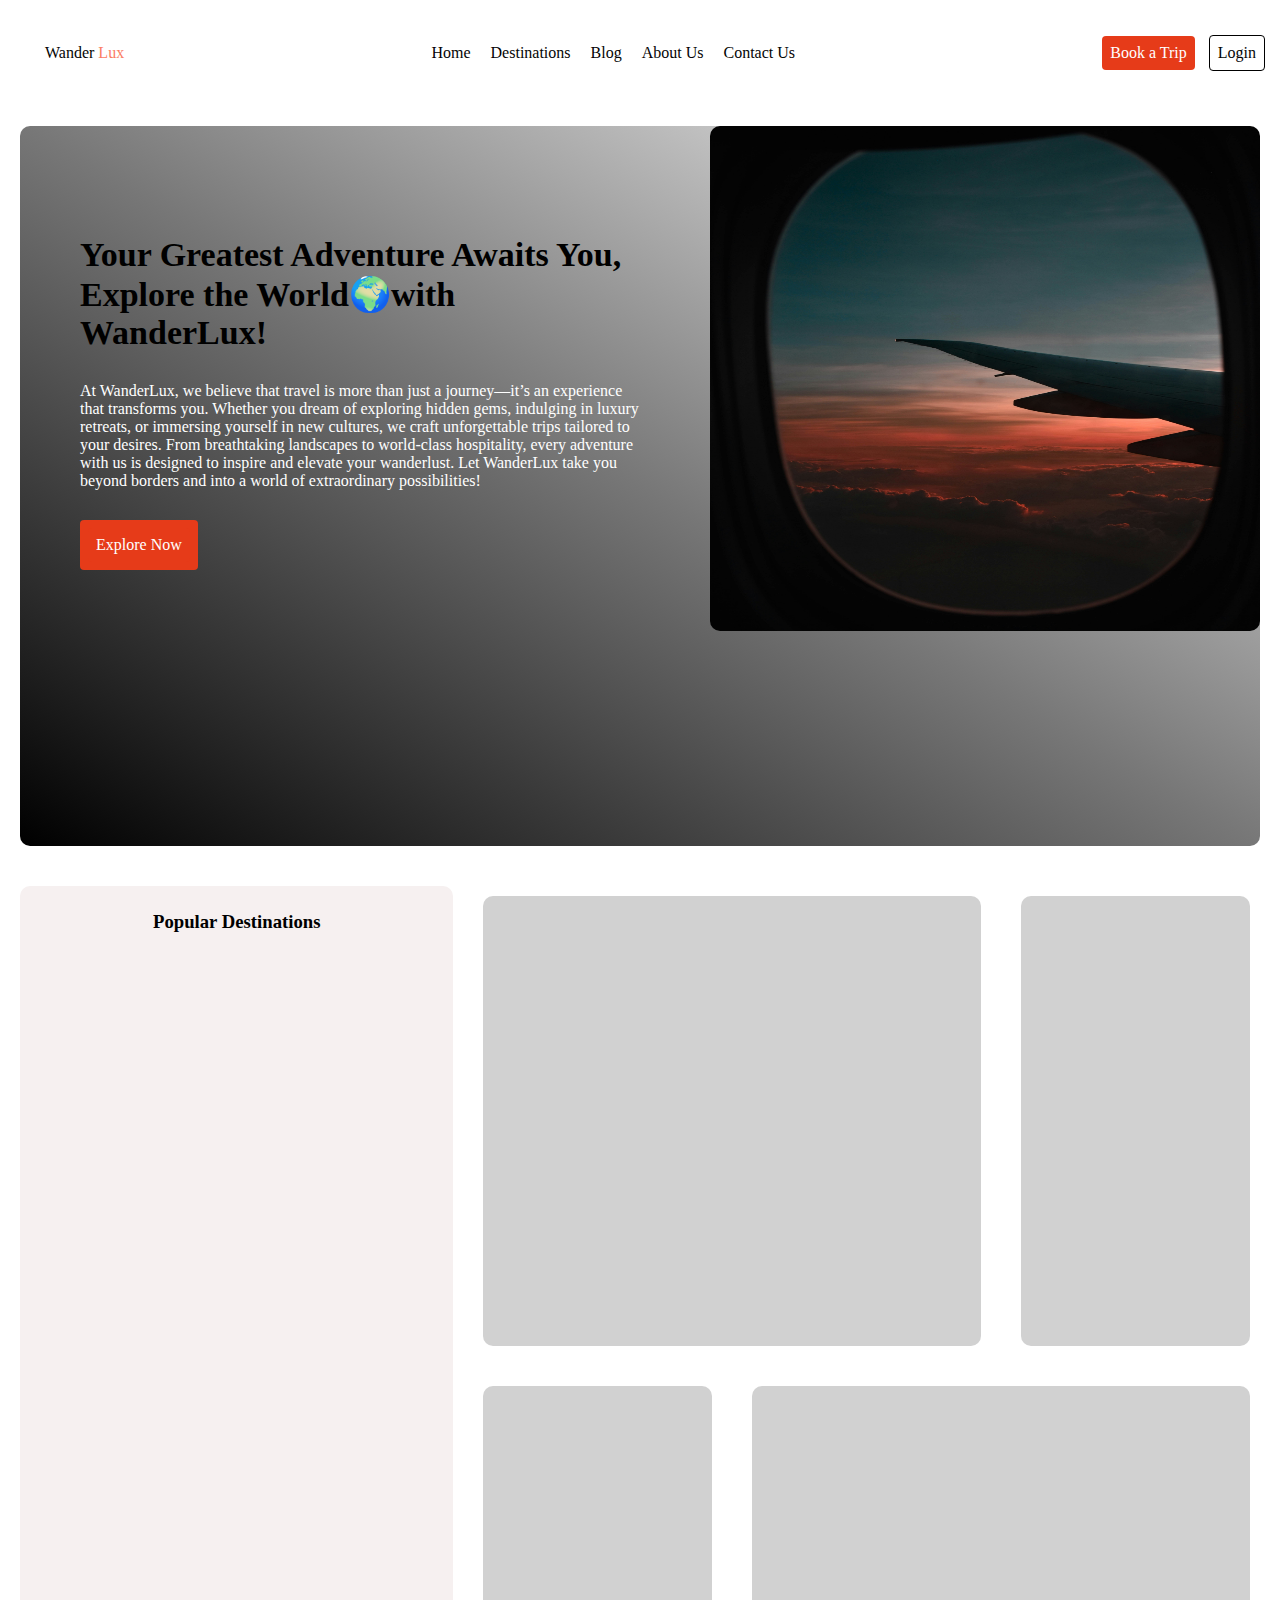
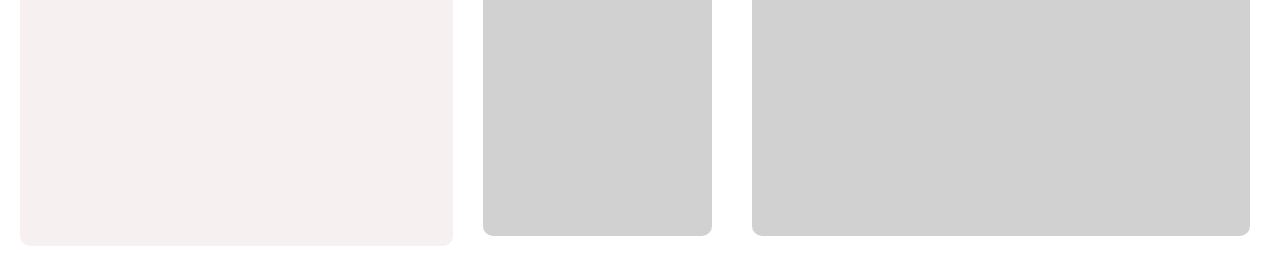
<file: Travel Websites/index.html>
<!DOCTYPE html>
<html lang="en">
<head>
    <meta charset="UTF-8">
    <meta name="viewport" content="width=device-width, initial-scale=1.0">
    <title>WanderLux</title>
    <link rel="stylesheet" href="./WanderLux/CSS/style.css">
</head>
<body>
    <header class="navigation-bar">
        <a href="#" id="logo">Wander <span>Lux</span></a>
        <nav>
            <ul>
                <li><a href="#">Home</a></li>
                <li><a href="#">Destinations</a></li>
                <li><a href="#">Blog</a></li>
                <li><a href="#">About Us</a></li>
                <li><a href="#">Contact Us</a></li>
            </ul>
        </nav>
        <div class="nav-btn">
            <a href="#" class="nav-btn book">Book a Trip</a>
            <a href="#" class="nav-btn login">Login</a>
        </div>
    </header>
    <main class="container">
        <div class="hero-section">
            <div class="hero-title">
                <h2>
                    Your Greatest Adventure Awaits You, <br>
                    <span>Explore the World🌍with WanderLux!</span></h2>
                <p>
                    At WanderLux, we believe that travel is more than just a journey—it’s an experience that transforms you. 
                    Whether you dream of exploring hidden gems, indulging in luxury retreats, or immersing yourself in new cultures, we craft unforgettable trips tailored to your desires. From breathtaking landscapes to world-class hospitality, every adventure with us is designed to inspire and elevate your wanderlust. Let WanderLux take you beyond borders and into a world of extraordinary possibilities!
                </p>
                <div class="hero-btn">
                    <a href="#" class="hero-btn">Explore Now</a>
                </div>
            </div>
            <div class="hero-image">
                <img src="./WanderLux/images/image1.jpg" alt="">
            </div>
        </div>
        <div class="destination-wrapper">
            <div class="destination">
                <h3>Popular Destinations</h3>
            </div>
            <div class="destination-card">
                <div class="card first"></div>
                <div class="card second"></div>
                <div class="card third"></div>
                <div class="card fourth"></div>
            </div>
        </div>
   
    </div>
    </main>
</body>
</html>
</file>
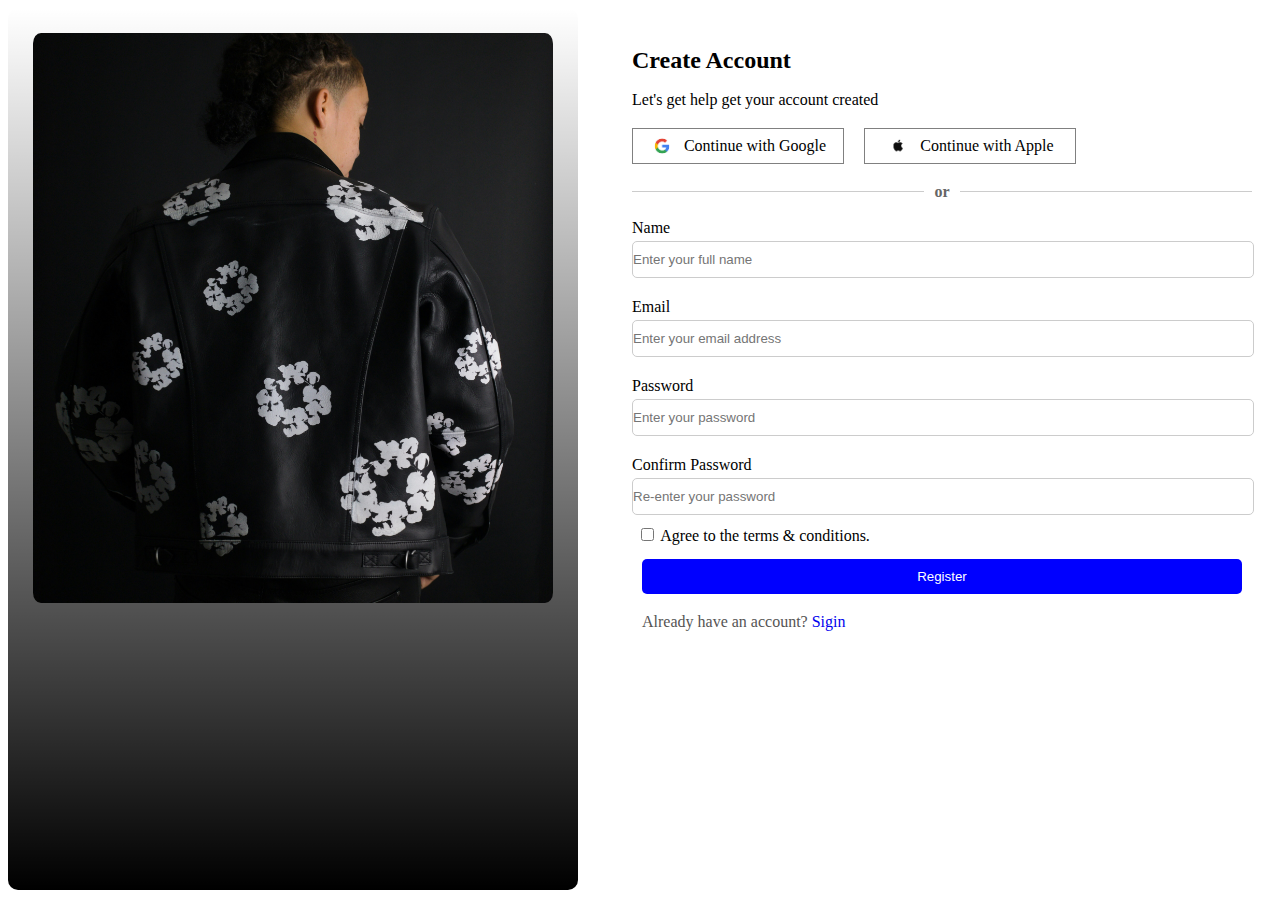
<file: Form/signup.html>
<!DOCTYPE html>
<html lang="en">
<head>
    <meta charset="UTF-8">
    <meta name="viewport" content="width=device-width, initial-scale=1.0">
    <title>SignUp</title>
    <link rel="stylesheet" href="./css/main.css">
</head>
<body>
    <div class="signup-container">
        <div class="image-slide">
            <img src="./Image/bg-image.jpg" alt="">
        </div>
        <form class="signup-form" action="#" method="post">
            <div class="section-text">
                <h2>Create Account</h2>
                <p>Let's get help get your account created</p>
            </div>
            <div class="social-media">
                    <a href="#" class="btn">
                        <img src="./Image/googlee.png" alt=""  class="social-icon">Continue with Google
                    </a>
                    <a href="#" class="btn">
                        <img src="./Image/apple.png" alt="" class="social-icon">Continue with Apple
                    </a>
                </div>
                <div class="separator">
                    <div class="line"></div>
                    <span>or</span>
                    <div class="line"></div>
                </div>
            <label for="name">Name</label>
            <input type="text" name="name" id="name" placeholder="Enter your full name" required>
            <br><br>
            <label for="email">Email</label>
            <input type="email" name="email" id="email" placeholder="Enter your email address" required>
            <br><br>
            <label for="Password">Password</label>
            <input type="password" name="password" id="password" placeholder="Enter your password">
            <br><br>
            <label for="Password">Confirm Password</label>
            <input type="password" name="password" id="password" placeholder="Re-enter your password" required>
            <div class="agree">
                <input type="checkbox" name="agree" id="agree">
                <label for="agree">Agree to the terms & conditions.</label>
            </div>
            <button type="submit" class="btn-2">Register</button>
            <div class="old-user">
                <label for="old" class="old">Already have an account?</label>
                <a href="./Index.html">Sigin</a>
            </div>
        
            

        </form>
    </div>
</body>
</html>
</file>
<file: Travel Websites/WanderLux/CSS/style.css>
* {
    margin: 0;
    padding: 0;
    box-sizing: border-box;
}

.navigation-bar {
    width: 100%;
    height: auto;
    display: flex;
    justify-content: space-between;
    align-items: center;
    margin: 20px;
    padding: 15px;
}

#logo {
    text-decoration: none;
    color: #040404;
    margin-left: 10px;
}

#logo > span {
    color: #FB7D63;
}

.navigation-bar > nav ul {
    display: flex;
    gap: 20px;
    
}
.navigation-bar > nav ul li {
    list-style-type: none;
}
nav ul li a {
    text-decoration: none;
    color: #040404;
}

.nav-btn {
    display: inline-block;
    text-decoration: none;
    color: #040404;
    margin-right: 10px;
}

.book {
    background-color: #e63b19;
    color: #fff;
    padding: 8px;
    border-radius: 4px;
}

.login {
    border: 1px solid #000;
    padding: 8px;
    border-radius: 4px;
}
.login:hover {
    border: none;
    background-color: #e63b19;
    color: #fff;
}

.container {
    width: 100%;
    margin: 0 auto;
    padding: 20px;
}

.hero-section {
    display: flex;
    justify-content: space-between;
    width: 100%;
    background-image: linear-gradient(to right top, #000000, #3b3b3b, #777777, #b9b9b9, #ffffff);
    height: 80vh;
    margin: 0 20px 20px 0;
    border-radius: 10px;
    
}

.hero-title {
    padding: 60px;
}

.hero-title h2 {
    margin: 50px 0 20px 0;
    font-size: 34px;
}

.hero-title p {
    margin: 30px 0;
    font-size: 16px;
    color: #fff;
}


.hero-image img {
    width: 550px;
    height: 505px;
    border-radius: 10px;
}

.hero-btn {
    display: inline-block;
    text-decoration: none;
    border: none;
    background-color: #e63b19;
    color: #ffffff;
    max-width: 150px;
    padding: 8px;
    border-radius: 4px;
    margin: 0 auto;
    transition: 0.3s ease;
}

.hero-btn:hover {
    background-color: #c23f25;
    color: #ffffff;
   
}

.destination-wrapper {
    width: 100%;
    display: flex;
    justify-content: space-between;
    gap: 20px;
    margin-top: 40px;
}
.destination {
    background-color: #F6F0F0;
    width: 40%;
    height: auto;
    border-radius: 10px;
    text-align: center;
}

.destination > h3 {
    margin-top: 25px;
}

.destination-card {
    width: 900px;
    display: grid;
    grid-template-columns: repeat(3, 1fr);
    gap: 20px;
}

.card {
    background-color: #d1d1d1;
    padding: 20px;
    margin: 10px;
    border-radius: 10px;
}

.first {
    grid-column: 1 / span 2;
    height: 50vh;
}

.fourth {
    grid-column:  span 2;
    height: 50vh;
}
</file>
<file: Form/css/main.css>
.login-container {
    display: flex;
    justify-content: space-between;
    width: 800px;
    background-color: #fff;
    padding: 20px;
    margin: 10px auto;
    box-shadow: 0 4px 10px rgba(0, 0, 0, 0.2);
}
.login-page {
    display: inline-block;
    align-items: center;
    padding: 20px;
    margin: 10px;
}
input[type="text"],[type="password"],[type="email"]{
    width: 100%;
    padding: 10px 0;
    margin: 5px auto;
    border: 1px solid #ccc;
    border-radius: 5px;
    transition: all 0.3s ease;
}

.text-section {
    display: block;
    margin: 5px auto;
}

.remember-me {
    display: flex;
    justify-content: space-between;
    align-items: center;
    margin: 5px;
}
.forgot {
    color: red;
    text-decoration: none;
    margin-left: 40px;
}

.remember-me > label {
    margin-right: 50px;
}
.login-btn {
    margin: 10px;
    width: 330px;
    padding: 10px;
    background-color: blue;
    color: #fff;
    border: none;
    border-radius: 5px;
    text-align: 16px;
    font-weight: bold;
    cursor: pointer;

}

.login-btn:hover {
    background-color: rgb(8, 8, 112);
    color: whitesmoke;
}
.left-image {
    background: linear-gradient(to bottom, rgba(255, 255, 255,0), rgba(0,0,0,1));
    align-items: center;
    border-radius: 10px;
    margin: 10px;
    
}
.left-image img {
    width: 450px;
    height: 520px;
    padding: 10px;
    margin: 10px;
    border-radius: 5%;
    object-fit: cover;
}


.shadow-box {
    position: absolute;
    left: 10;
    background: black;
    padding: 30px;
    border-radius: 10px;
    box-shadow: 0px 4px 20px rgba(0, 0, 0, 0.7);
    width: 350px;
    text-align: center;
}


.new-user {
    margin: 10px;
    padding: 4px;
}
.new-user > label {
    color: #555454;
    font-size: 14px;
}
.new-user > a {
    text-decoration: none;
    font-size: 16px;
}

/* Signup Page*/
.signup-container {
    display: flex;
   justify-content: space-between;
   width: 100%;
   background-color: #fff; 
   height: 98vh;
   border-radius: 10px;
}
.image-slide  {
    background: linear-gradient(to bottom, rgba(255, 255, 255,0), rgba(0,0,0,1));
    align-items: center;
    border-radius: 10px;
}
.image-slide img {
    width: 520px;
    height: 570px;
    padding: 20px;
    margin: 5px;
    border-radius: 5%;
    object-fit: cover;
  

}
.social-media {
    display: flex;
    align-items: center;
    gap: 20px;
    margin-top: 20px;
}
.btn {
    width: 200px;
    display: flex;
    flex-direction: row;
    justify-content: center;
    align-items: center;
    text-align: center;
    padding: 5px;
    text-decoration: none;
    border: 1px solid gray;
    color: black;
}

.social-icon {
    width: 24px;
    height: 24px;
    margin-right: 10px;
}
.separator {
    display: flex;
    align-items: center;
    justify-content: center;
    width: 100%;
    margin: 20px 0;
}
.line {
    flex-grow: 1;
    height: 1px;
    background-color: #ccc;
}
.separator span {
    margin: 0 10px;
    font-size: 16px;
    font-weight: bold;
    color: #666;
}
.signup-form {
   margin: 10px;
   padding: 10px;
   line-height: 1;
}
.agree {
    margin: 5px;
}
.btn-2 {
    margin: 10px;
    width: 600px;
    padding: 10px;
    background-color: blue;
    color: #fff;
    border: none;
    border-radius: 5px;
}
.old-user {
    margin: 10px;
    color: #555454;
}
.old-user > a {
    text-decoration: none;
    font-size: 16px;
}
/* created on 1st February,2025*/
</file>
